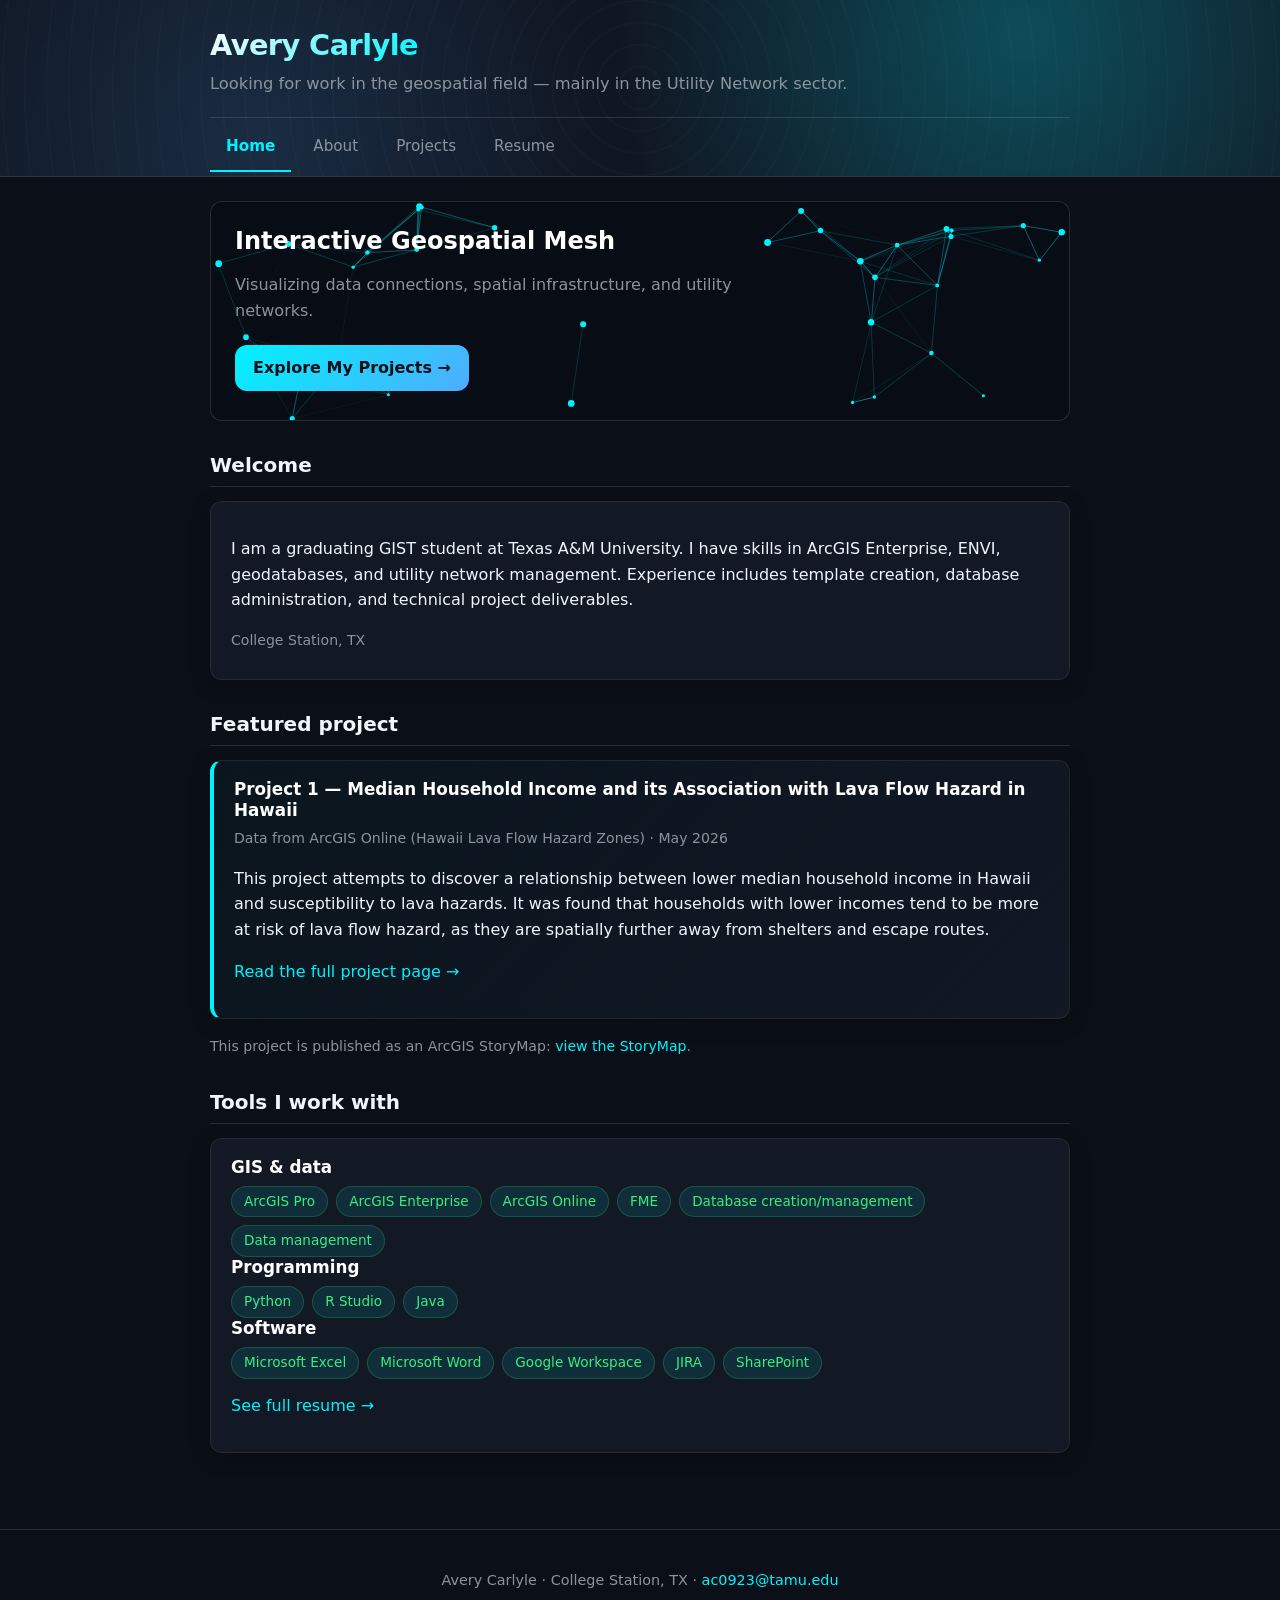
<file: index.html>
<!DOCTYPE html>
<html lang="en">
<head>
<meta charset="utf-8">
<meta name="viewport" content="width=device-width, initial-scale=1">
<title>Avery Carlyle — GIS Portfolio</title>
<meta name="description" content="Portfolio of Avery Carlyle, Geographic Information Science &amp; Technology student at Texas A&amp;M University.">
<link rel="stylesheet" href="style.css">
</head>
<body>

<a class="skip" href="#main">Skip to content</a>

<header class="site-header">
  <div class="wrap">
    <h1 class="site-title"><a href="index.html">Avery Carlyle</a></h1>
    <p class="tagline">Looking for work in the geospatial field — mainly in the Utility Network sector.</p>
    <nav aria-label="Main menu">
      <ul>
        <li><a href="index.html" aria-current="page">Home</a></li>
        <li><a href="about.html">About</a></li>
        <li><a href="projects.html">Projects</a></li>
        <li><a href="resume.html">Resume</a></li>
      </ul>
    </nav>
  </div>
</header>

<main id="main" class="wrap">

  <section id="hero-canvas-container">
    <canvas id="geoCanvas"></canvas>
    <div class="hero-text-overlay">
      <h2>Interactive Geospatial Mesh</h2>
      <p style="color: var(--muted); margin: 0 0 12px; max-width: 500px;">
        Visualizing data connections, spatial infrastructure, and utility networks.
      </p>
      <a class="btn" href="projects.html">Explore My Projects &rarr;</a>
    </div>
  </section>

  <section id="intro">
    <h2>Welcome</h2>
    <div class="card">
      <p>I am a graduating GIST student at Texas A&amp;M University. I have skills in ArcGIS Enterprise, ENVI,
      geodatabases, and utility network management. Experience includes template creation, database administration, and technical project deliverables.</p>
      <p class="card-meta">College Station, TX</p>
    </div>
  </section>

  <section id="featured">
    <h2>Featured project</h2>
    <div class="card featured">
      <h3>Project 1 — Median Household Income and its Association with Lava Flow Hazard in Hawaii</h3>
      <p class="card-meta">Data from ArcGIS Online (Hawaii Lava Flow Hazard Zones) &middot; May 2026</p>
      <p>This project attempts to discover a relationship between lower median household income in Hawaii and susceptibility to lava hazards. It was found that households with lower incomes tend to be more at risk of lava flow hazard, as they are spatially further away from shelters and escape routes.</p>
      <p>
        <a class="more" href="project-1.html">Read the full project page &rarr;</a>
      </p>
    </div>
    <p class="note">
      This project is published as an ArcGIS StoryMap:
      <a href="https://storymaps.arcgis.com/stories/2f87305682394788b83b5610e1193d41" target="_blank" rel="noopener">view the StoryMap</a>.
    </p>
  </section>

  <section id="skills-snapshot">
    <h2>Tools I work with</h2>
    <div class="card">
      <h3>GIS &amp; data</h3>
      <ul class="tags">
        <li>ArcGIS Pro</li>
        <li>ArcGIS Enterprise</li>
        <li>ArcGIS Online</li>
        <li>FME</li>
        <li>Database creation/management</li>
        <li>Data management</li>
      </ul>
      <h3>Programming</h3>
      <ul class="tags">
        <li>Python</li>
        <li>R Studio</li>
        <li>Java</li>
      </ul>
      <h3>Software</h3>
      <ul class="tags">
        <li>Microsoft Excel</li>
        <li>Microsoft Word</li>
        <li>Google Workspace</li>
        <li>JIRA</li>
        <li>SharePoint</li>
      </ul>
      <p style="margin-top: 14px;"><a href="resume.html">See full resume &rarr;</a></p>
    </div>
  </section>

</main>

<footer class="site-footer">
  <p>Avery Carlyle &middot; College Station, TX &middot;
    <a href="mailto:ac0923@tamu.edu">ac0923@tamu.edu</a></p>
</footer>

<script>
  /* Interactive Geospatial Node Network Animation */
  const canvas = document.getElementById('geoCanvas');
  const ctx = canvas.getContext('2d');

  function resizeCanvas() {
    canvas.width = canvas.offsetWidth;
    canvas.height = canvas.offsetHeight;
  }
  window.addEventListener('resize', resizeCanvas);
  resizeCanvas();

  const nodes = [];
  const nodeCount = 35;
  const maxDistance = 110;
  let mouse = { x: null, y: null };

  canvas.parentElement.addEventListener('mousemove', (e) => {
    const rect = canvas.getBoundingClientRect();
    mouse.x = e.clientX - rect.left;
    mouse.y = e.clientY - rect.top;
  });

  canvas.parentElement.addEventListener('mouseleave', () => {
    mouse.x = null;
    mouse.y = null;
  });

  for (let i = 0; i < nodeCount; i++) {
    nodes.push({
      x: Math.random() * canvas.width,
      y: Math.random() * canvas.height,
      vx: (Math.random() - 0.5) * 0.8,
      vy: (Math.random() - 0.5) * 0.8,
      radius: Math.random() * 2 + 1.5
    });
  }

  function animate() {
    ctx.clearRect(0, 0, canvas.width, canvas.height);

    for (let i = 0; i < nodes.length; i++) {
      let n = nodes[i];
      n.x += n.vx;
      n.y += n.vy;

      if (n.x < 0 || n.x > canvas.width) n.vx *= -1;
      if (n.y < 0 || n.y > canvas.height) n.vy *= -1;

      ctx.beginPath();
      ctx.arc(n.x, n.y, n.radius, 0, Math.PI * 2);
      ctx.fillStyle = '#00f2fe';
      ctx.fill();

      for (let j = i + 1; j < nodes.length; j++) {
        let n2 = nodes[j];
        let dx = n.x - n2.x;
        let dy = n.y - n2.y;
        let dist = Math.sqrt(dx * dx + dy * dy);

        if (dist < maxDistance) {
          ctx.beginPath();
          ctx.moveTo(n.x, n.y);
          ctx.lineTo(n2.x, n2.y);
          ctx.strokeStyle = `rgba(0, 242, 254, ${1 - dist / maxDistance})`;
          ctx.lineWidth = 0.6;
          ctx.stroke();
        }
      }

      if (mouse.x !== null && mouse.y !== null) {
        let mdx = n.x - mouse.x;
        let mdy = n.y - mouse.y;
        let mdist = Math.sqrt(mdx * mdx + mdy * mdy);
        if (mdist < 130) {
          ctx.beginPath();
          ctx.moveTo(n.x, n.y);
          ctx.lineTo(mouse.x, mouse.y);
          ctx.strokeStyle = `rgba(56, 239, 125, ${1 - mdist / 130})`;
          ctx.lineWidth = 1;
          ctx.stroke();
        }
      }
    }
    requestAnimationFrame(animate);
  }
  animate();
</script>

</body>
</html>
</file>
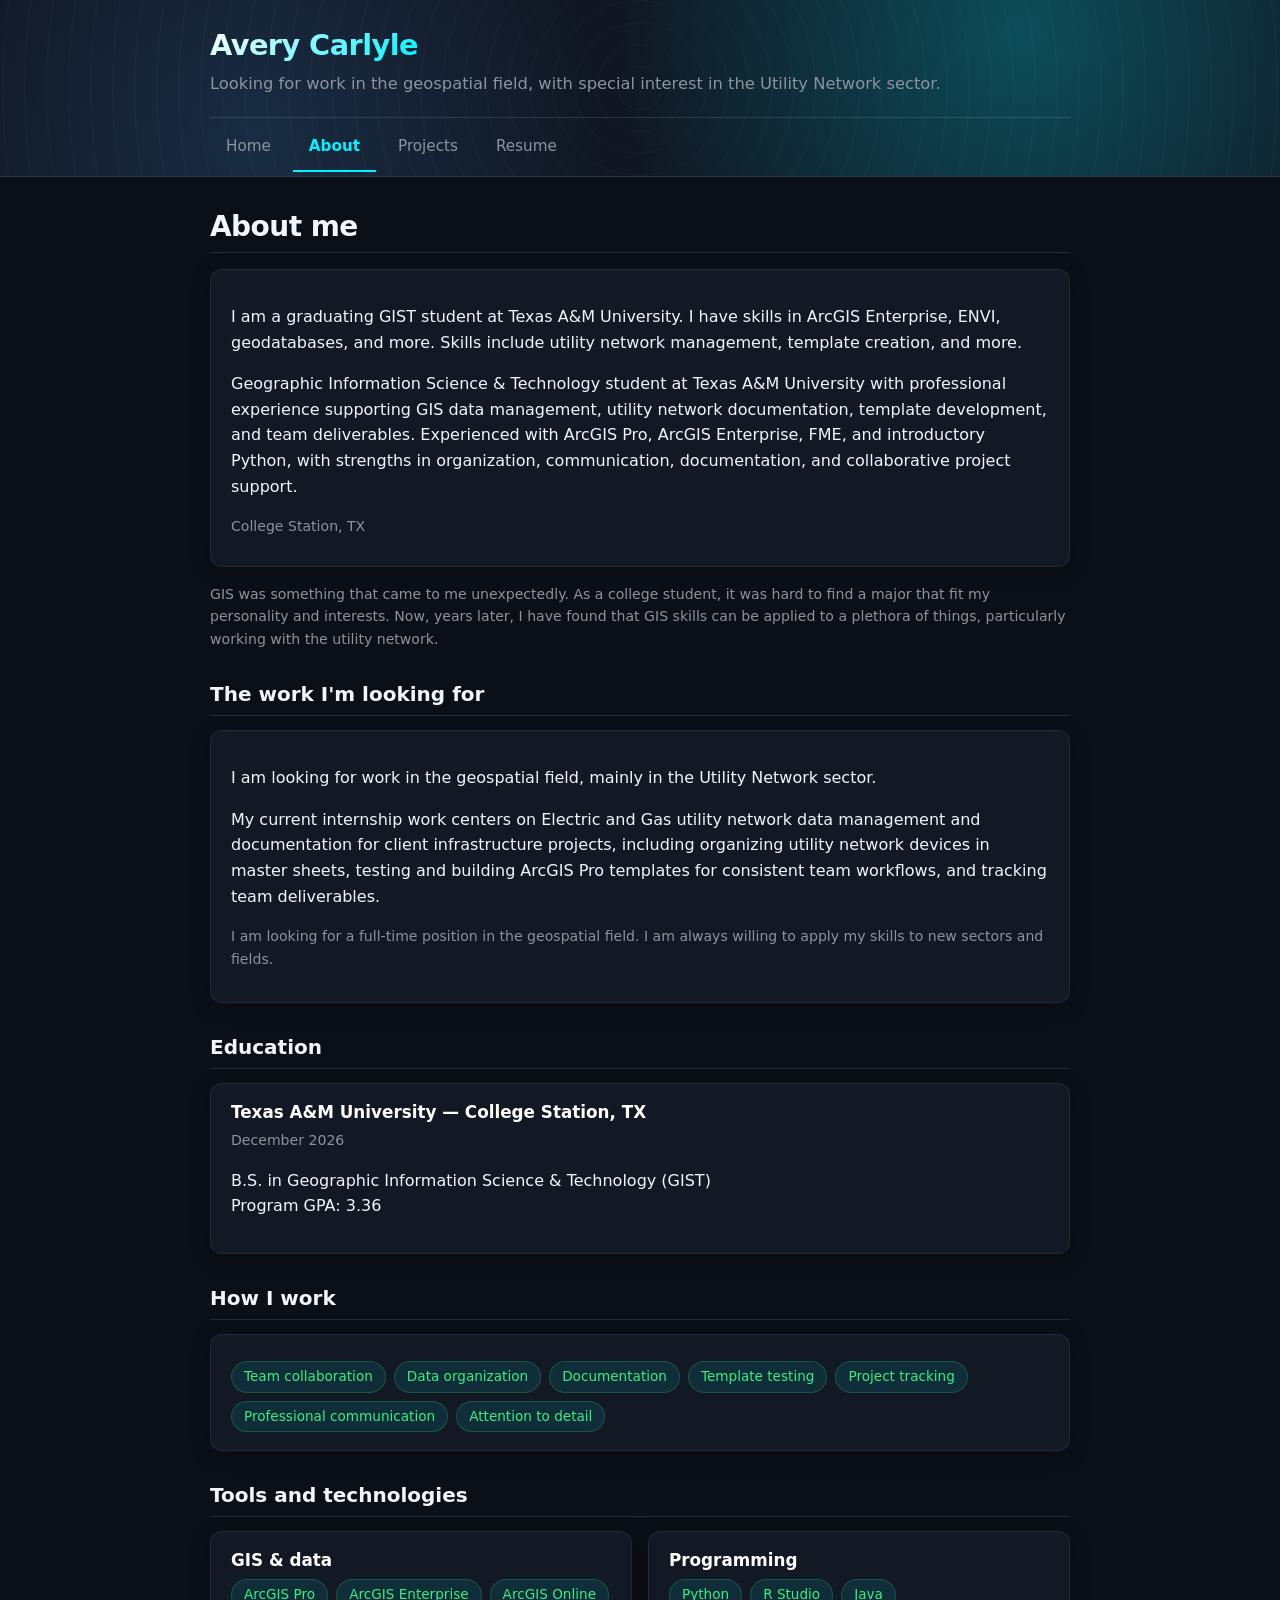
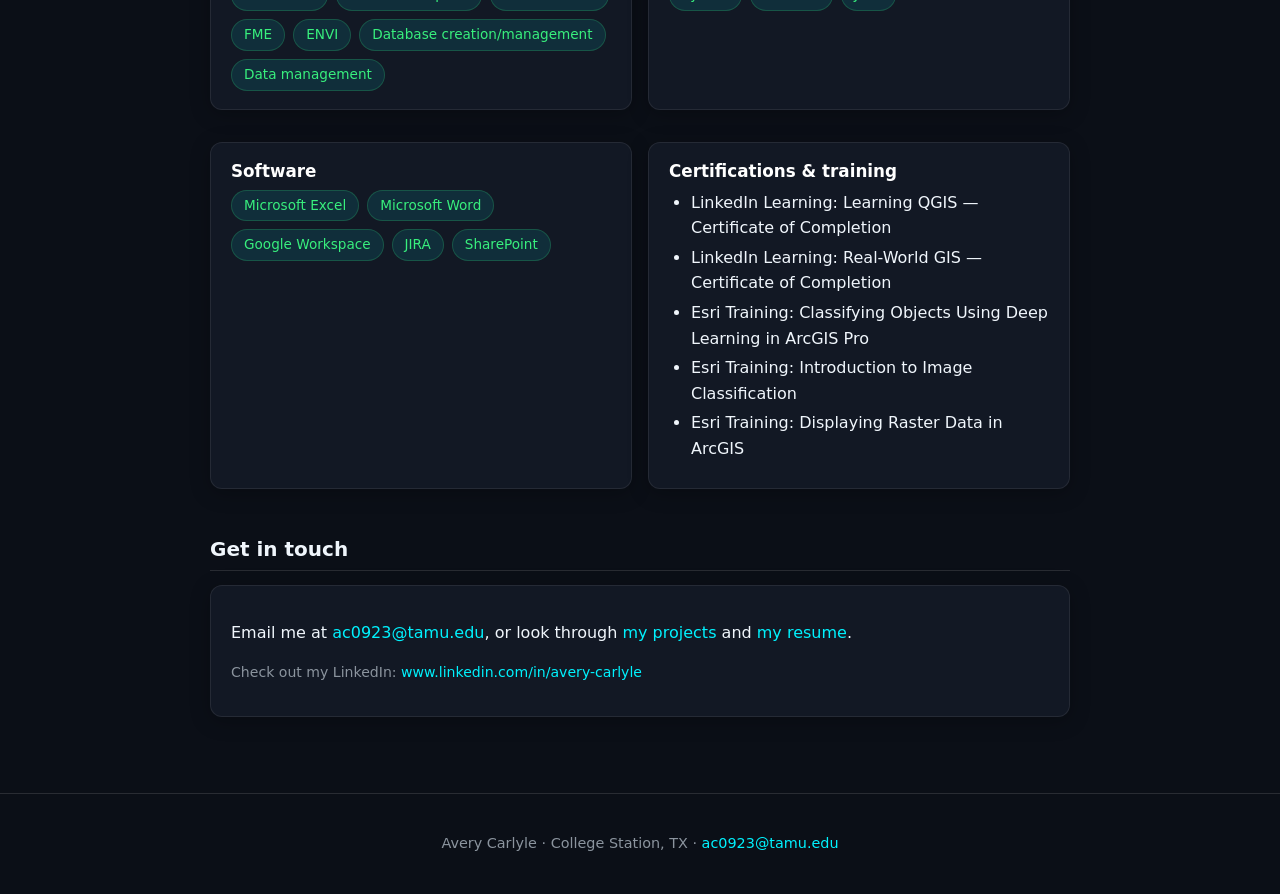
<file: about.html>
<!DOCTYPE html>
<html lang="en">
<head>
<meta charset="utf-8">
<meta name="viewport" content="width=device-width, initial-scale=1">
<title>About — Avery Carlyle</title>
<meta name="description" content="About Avery Carlyle, Geographic Information Science &amp; Technology student at Texas A&amp;M University, and the geospatial work she is looking for.">
<link rel="stylesheet" href="style.css">
</head>
<body>

<a class="skip" href="#main">Skip to content</a>

<header class="site-header">
  <div class="wrap">
    <h1 class="site-title"><a href="index.html">Avery Carlyle</a></h1>
    <p class="tagline">Looking for work in the geospatial field, with special interest in the Utility Network sector.</p>
    <nav aria-label="Main menu">
      <ul>
        <li><a href="index.html">Home</a></li>
        <li><a href="about.html" aria-current="page">About</a></li>
        <li><a href="projects.html">Projects</a></li>
        <li><a href="resume.html">Resume</a></li>
      </ul>
    </nav>
  </div>
</header>

<main id="main" class="wrap">

  <h2 class="page-title">About me</h2>

  <section id="profile">
    <div class="card">
      <p>I am a graduating GIST student at Texas A&amp;M University. I have skills in ArcGIS Enterprise, ENVI,
      geodatabases, and more. Skills include utility network management, template creation, and more.</p>
      <p>Geographic Information Science &amp; Technology student at Texas A&amp;M University with professional
      experience supporting GIS data management, utility network documentation, template development, and team
      deliverables. Experienced with ArcGIS Pro, ArcGIS Enterprise, FME, and introductory Python, with strengths
      in organization, communication, documentation, and collaborative project support.</p>
      <p class="card-meta">College Station, TX</p>
    </div>
    <p class="note"><span class="add">GIS was something that came to me unexpectedly. As a college student, it was hard to find a major that fit my personality and interests. Now, years later, I have found that GIS skills can be applied to a plethora of things, particularly working with the utility network.</span></p>
  </section>

  <section id="looking-for">
    <h2>The work I'm looking for</h2>
    <div class="card">
      <p>I am looking for work in the geospatial field, mainly in the Utility Network sector.</p>
      <p>My current internship work centers on Electric and Gas utility network data management and
      documentation for client infrastructure projects, including organizing utility network devices in
      master sheets, testing and building ArcGIS Pro templates for consistent team workflows, and tracking
      team deliverables.</p>
      <p class="note"><span class="add">I am looking for a full-time position in the geospatial field. I am always willing to apply my skills to new sectors and fields.</span></p>
    </div>
  </section>

  <section id="education">
    <h2>Education</h2>
    <div class="card">
      <h3>Texas A&amp;M University — College Station, TX</h3>
      <p class="card-meta">December 2026</p>
      <p>B.S. in Geographic Information Science &amp; Technology (GIST)<br>
      Program GPA: 3.36</p>
    </div>
  </section>

  <section id="strengths">
    <h2>How I work</h2>
    <div class="card">
      <ul class="tags">
        <li>Team collaboration</li>
        <li>Data organization</li>
        <li>Documentation</li>
        <li>Template testing</li>
        <li>Project tracking</li>
        <li>Professional communication</li>
        <li>Attention to detail</li>
      </ul>
    </div>
  </section>

  <section id="tools">
    <h2>Tools and technologies</h2>
    <div class="card-grid">
      <div class="card">
        <h3>GIS &amp; data</h3>
        <ul class="tags">
          <li>ArcGIS Pro</li>
          <li>ArcGIS Enterprise</li>
          <li>ArcGIS Online</li>
          <li>FME</li>
          <li>ENVI</li>
          <li>Database creation/management</li>
          <li>Data management</li>
        </ul>
      </div>
      <div class="card">
        <h3>Programming</h3>
        <ul class="tags">
          <li>Python</li>
          <li>R Studio</li>
          <li>Java</li>
        </ul>
      </div>
      <div class="card">
        <h3>Software</h3>
        <ul class="tags">
          <li>Microsoft Excel</li>
          <li>Microsoft Word</li>
          <li>Google Workspace</li>
          <li>JIRA</li>
          <li>SharePoint</li>
        </ul>
      </div>
      <div class="card">
        <h3>Certifications &amp; training</h3>
        <ul>
          <li>LinkedIn Learning: Learning QGIS — Certificate of Completion</li>
          <li>LinkedIn Learning: Real-World GIS — Certificate of Completion</li>
          <li>Esri Training: Classifying Objects Using Deep Learning in ArcGIS Pro</li>
          <li>Esri Training: Introduction to Image Classification</li>
          <li>Esri Training: Displaying Raster Data in ArcGIS</li>
        </ul>
      </div>
    </div>
  </section>

  <section id="next-steps">
    <h2>Get in touch</h2>
    <div class="card">
      <p>Email me at <a href="mailto:ac0923@tamu.edu">ac0923@tamu.edu</a>, or look through
      <a href="projects.html">my projects</a> and <a href="resume.html">my resume</a>.</p>
      <p class="note"><span class="add">Check out my LinkedIn: <a href="https://www.linkedin.com/in/avery-carlyle" target="_blank" rel="noopener">www.linkedin.com/in/avery-carlyle</a></span></p>
    </div>
  </section>

</main>

<footer class="site-footer">
  <p>Avery Carlyle &middot; College Station, TX &middot;
    <a href="mailto:ac0923@tamu.edu">ac0923@tamu.edu</a></p>
</footer>

</body>
</html>
</file>
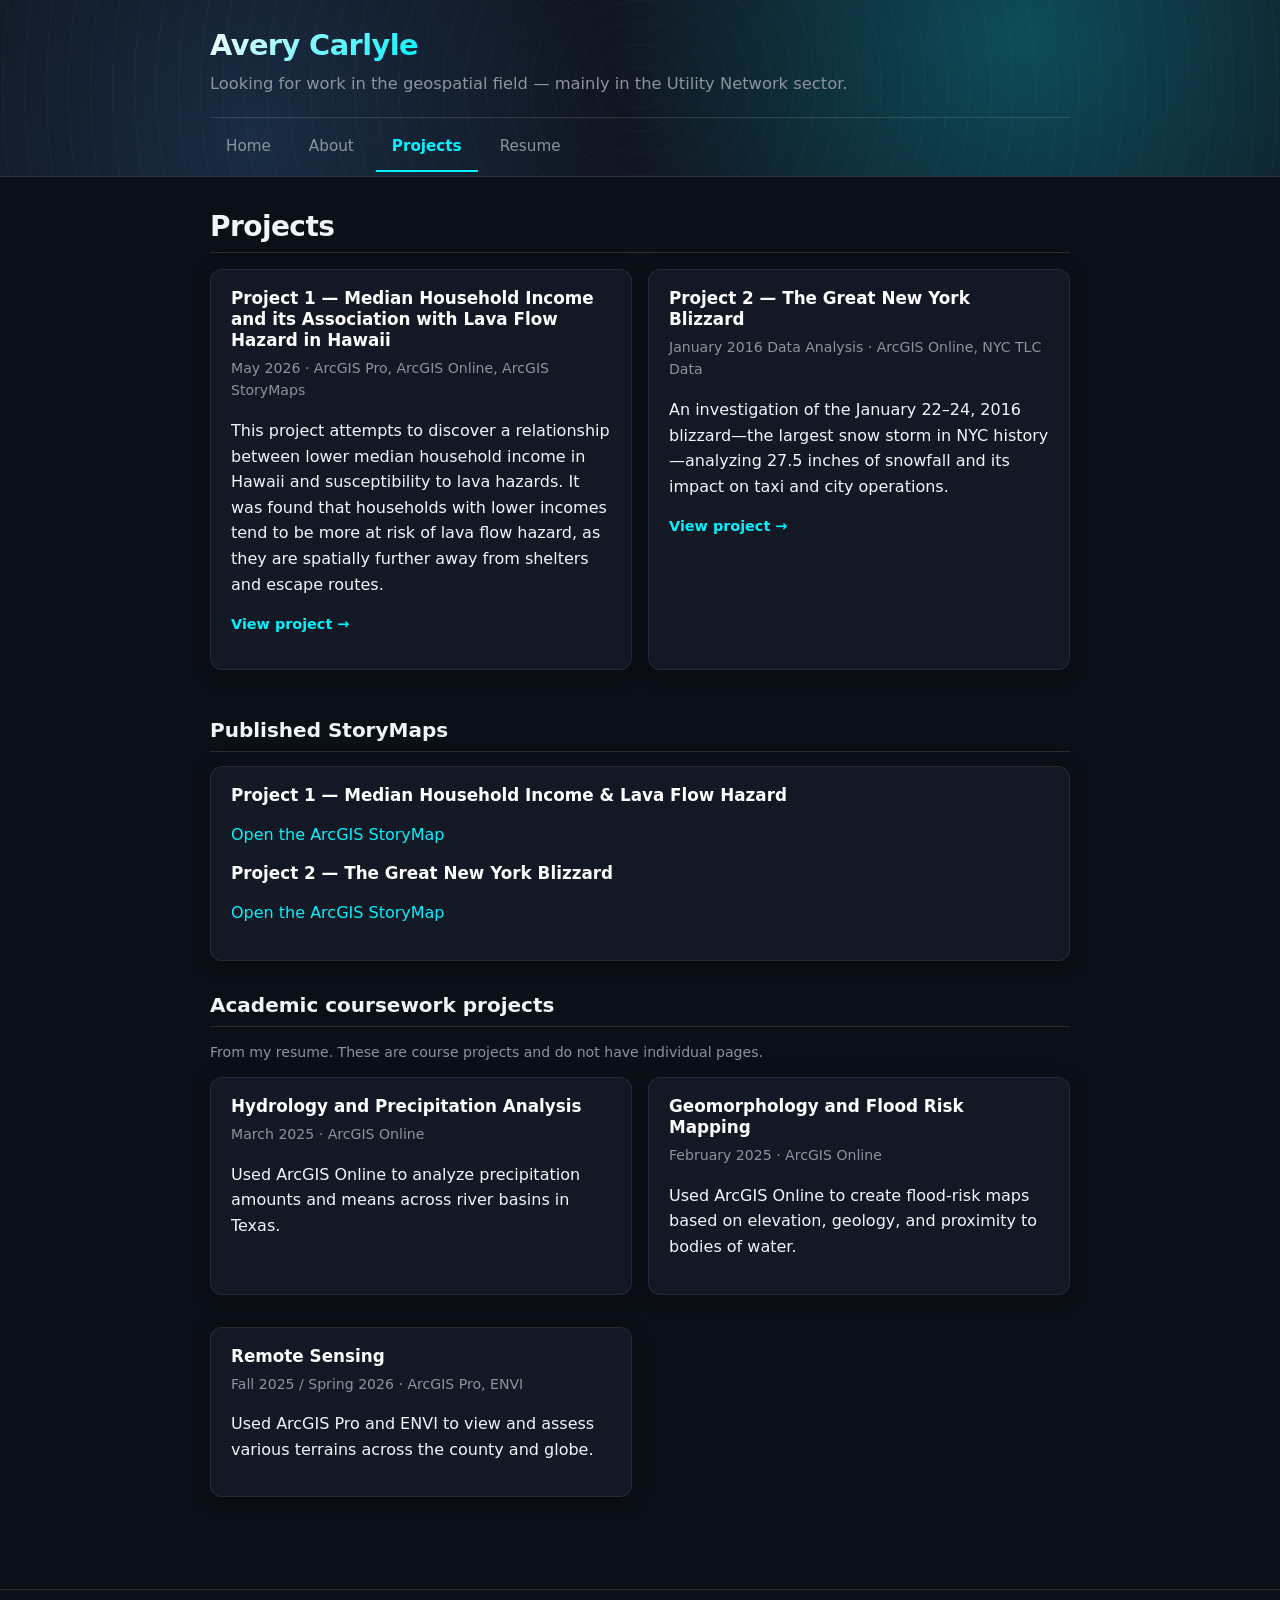
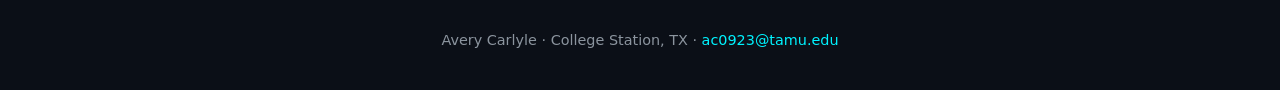
<file: projects.html>
<!DOCTYPE html>
<html lang="en">
<head>
<meta charset="utf-8">
<meta name="viewport" content="width=device-width, initial-scale=1">
<title>Projects — Avery Carlyle</title>
<meta name="description" content="GIS and geospatial projects by Avery Carlyle, GIST student at Texas A&amp;M University.">
<link rel="stylesheet" href="style.css">
</head>
<body>

<a class="skip" href="#main">Skip to content</a>

<header class="site-header">
  <div class="wrap">
    <h1 class="site-title"><a href="index.html">Avery Carlyle</a></h1>
    <p class="tagline">Looking for work in the geospatial field — mainly in the Utility Network sector.</p>
    <nav aria-label="Main menu">
      <ul>
        <li><a href="index.html">Home</a></li>
        <li><a href="about.html">About</a></li>
        <li><a href="projects.html" aria-current="page">Projects</a></li>
        <li><a href="resume.html">Resume</a></li>
      </ul>
    </nav>
  </div>
</header>

<main id="main" class="wrap">

  <h2 class="page-title">Projects</h2>

  <section id="project-list">
    <div class="card-grid">

      <a class="card card-link" href="project-1.html">
        <h3>Project 1 — <span class="add">Median Household Income and its Association with Lava Flow Hazard in Hawaii</span></h3>
        <p class="card-meta"><span class="add">May 2026 &middot; ArcGIS Pro, ArcGIS Online, ArcGIS StoryMaps</span></p>
        <p><span class="add">This project attempts to discover a relationship between lower median household income in Hawaii and susceptibility to lava hazards. It was found that households with lower incomes tend to be more at risk of lava flow hazard, as they are spatially further away from shelters and escape routes.</span></p>
        <p class="more">View project &rarr;</p>
      </a>

      <a class="card card-link" href="project-2.html">
        <h3>Project 2 — <span class="add">The Great New York Blizzard</span></h3>
        <p class="card-meta"><span class="add">January 2016 Data Analysis &middot; ArcGIS Online, NYC TLC Data</span></p>
        <p><span class="add">An investigation of the January 22–24, 2016 blizzard—the largest snow storm in NYC history—analyzing 27.5 inches of snowfall and its impact on taxi and city operations.</span></p>
        <p class="more">View project &rarr;</p>
      </a>

    </div>
  </section>

  <section id="storymap-links">
    <h2>Published StoryMaps</h2>
    <div class="card">
      <h3>Project 1 — Median Household Income &amp; Lava Flow Hazard</h3>
      <p><a href="https://storymaps.arcgis.com/stories/2f87305682394788b83b5610e1193d41" target="_blank" rel="noopener">
        Open the ArcGIS StoryMap</a></p>

      <h3>Project 2 — The Great New York Blizzard</h3>
      <p><a href="https://storymaps.arcgis.com/stories/cb413f28209046e5a13b0af44d702662" target="_blank" rel="noopener">
        Open the ArcGIS StoryMap</a></p>
    </div>
  </section>

  <section id="coursework">
    <h2>Academic coursework projects</h2>
    <p class="note">From my resume. These are course projects and do not have individual pages.</p>
    <div class="card-grid">

      <div class="card">
        <h3>Hydrology and Precipitation Analysis</h3>
        <p class="card-meta">March 2025 &middot; ArcGIS Online</p>
        <p>Used ArcGIS Online to analyze precipitation amounts and means across river basins in Texas.</p>
      </div>

      <div class="card">
        <h3>Geomorphology and Flood Risk Mapping</h3>
        <p class="card-meta">February 2025 &middot; ArcGIS Online</p>
        <p>Used ArcGIS Online to create flood-risk maps based on elevation, geology, and proximity to
        bodies of water.</p>
      </div>

      <div class="card">
        <h3>Remote Sensing</h3>
        <p class="card-meta">Fall 2025 / Spring 2026 &middot; ArcGIS Pro, ENVI</p>
        <p>Used ArcGIS Pro and ENVI to view and assess various terrains across the county and globe.</p>
      </div>

    </div>
  </section>

</main>

<footer class="site-footer">
  <p>Avery Carlyle &middot; College Station, TX &middot;
    <a href="mailto:ac0923@tamu.edu">ac0923@tamu.edu</a></p>
</footer>

</body>
</html>
</file>
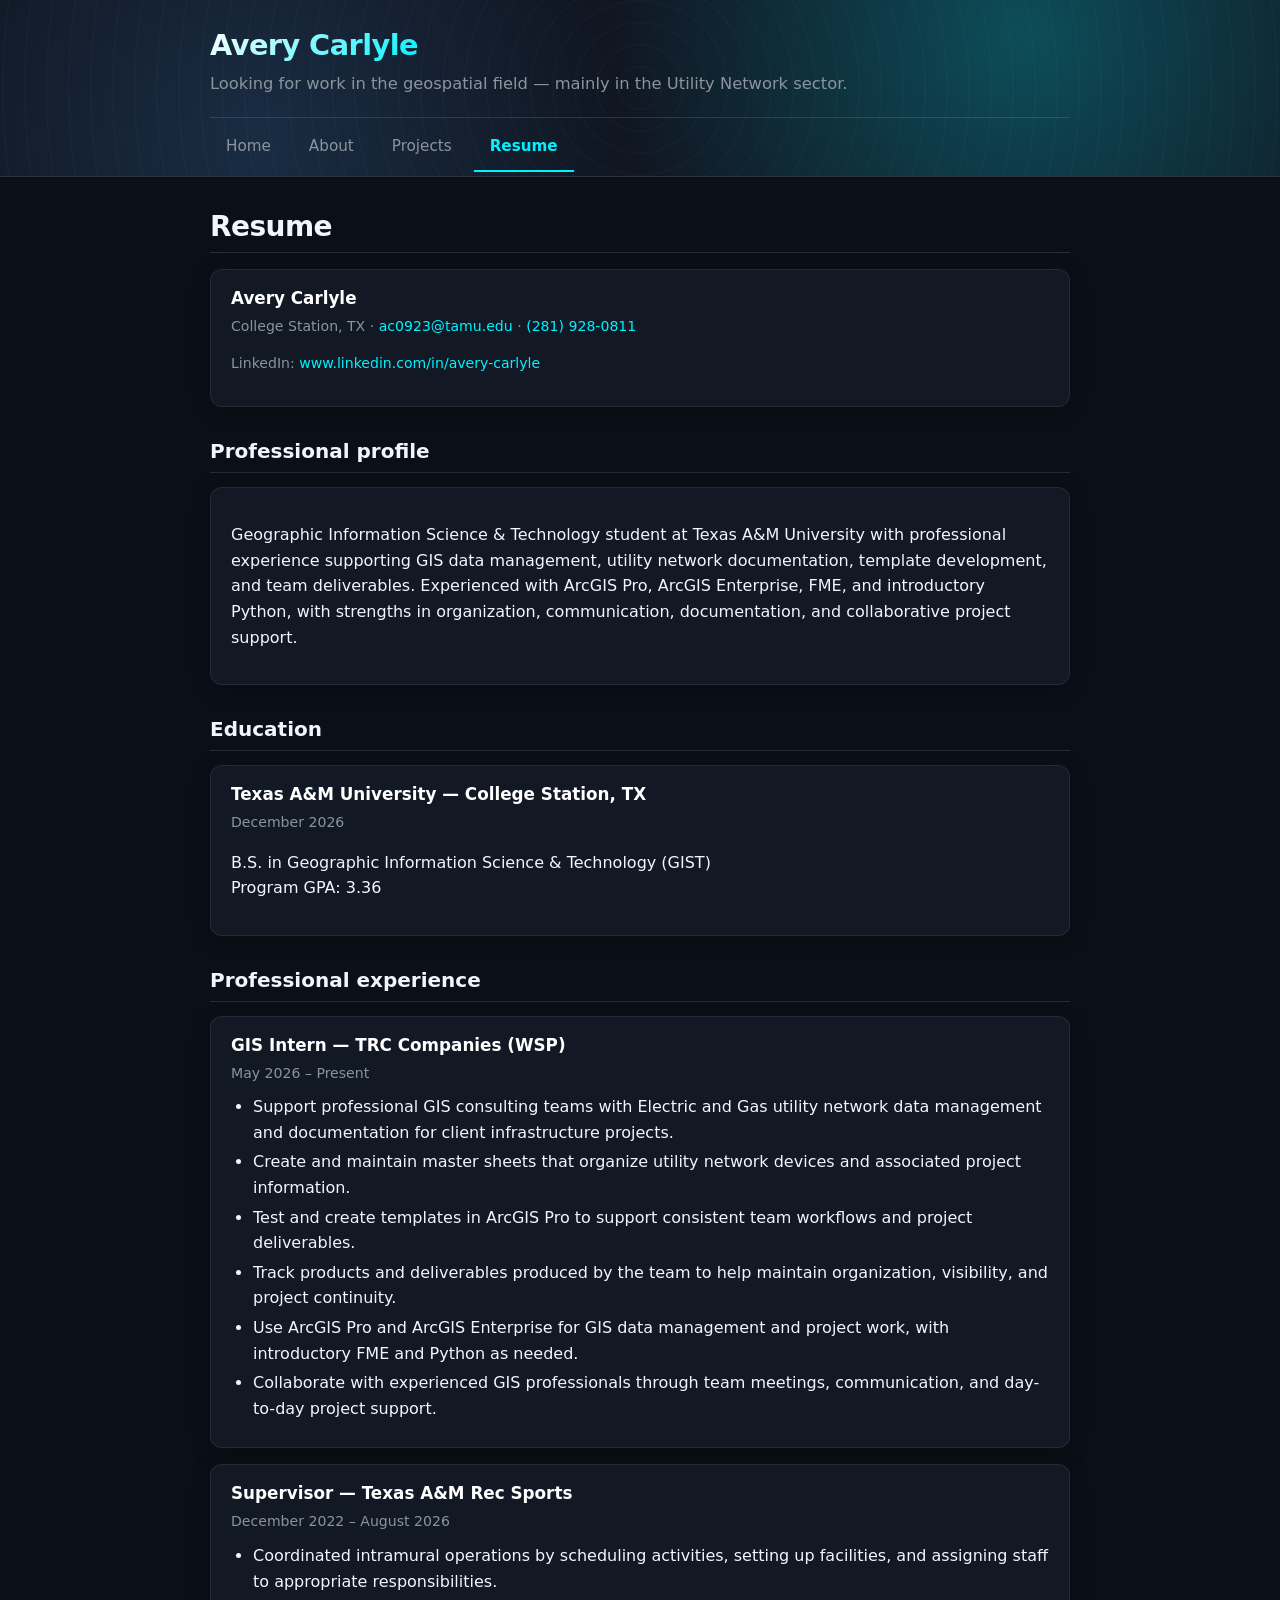
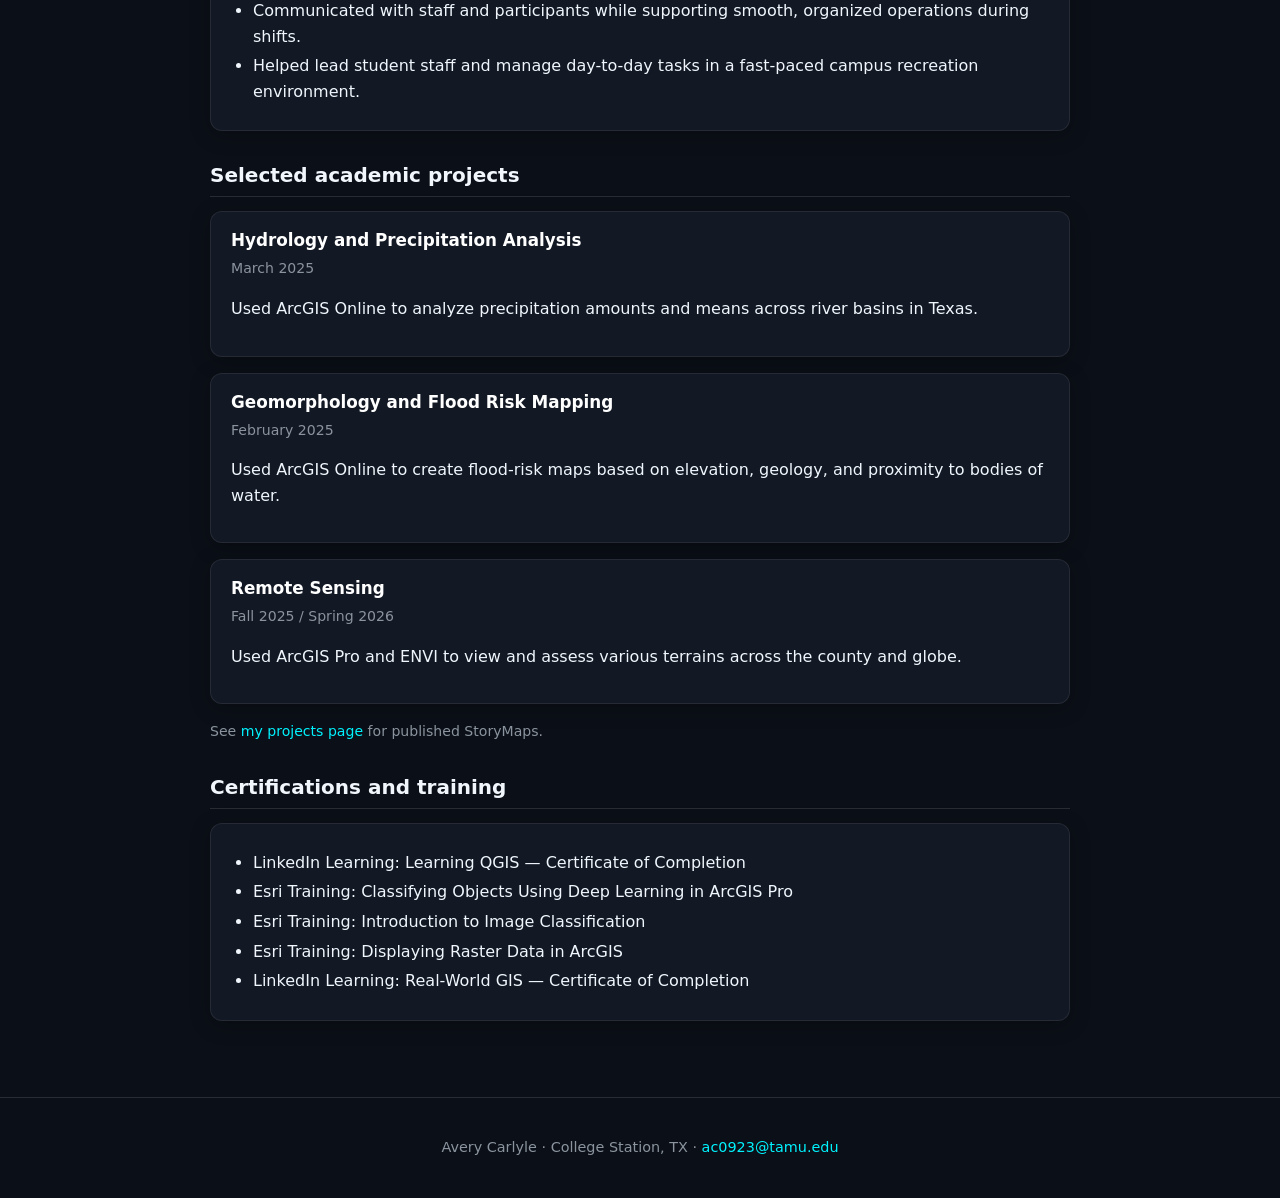
<file: resume.html>
<!DOCTYPE html>
<html lang="en">
<head>
<meta charset="utf-8">
<meta name="viewport" content="width=device-width, initial-scale=1">
<title>Resume — Avery Carlyle</title>
<meta name="description" content="Resume of Avery Carlyle, Geographic Information Science &amp; Technology student at Texas A&amp;M University.">
<link rel="stylesheet" href="style.css">
</head>
<body>

<a class="skip" href="#main">Skip to content</a>

<header class="site-header">
  <div class="wrap">
    <h1 class="site-title"><a href="index.html">Avery Carlyle</a></h1>
    <p class="tagline">Looking for work in the geospatial field — mainly in the Utility Network sector.</p>
    <nav aria-label="Main menu">
      <ul>
        <li><a href="index.html">Home</a></li>
        <li><a href="about.html">About</a></li>
        <li><a href="projects.html">Projects</a></li>
        <li><a href="resume.html" aria-current="page">Resume</a></li>
      </ul>
    </nav>
  </div>
</header>

<main id="main" class="wrap">

  <h2 class="page-title">Resume</h2>

  <section id="contact-header">
    <div class="card">
      <h3>Avery Carlyle</h3>
      <p class="card-meta">College Station, TX &middot;
        <a href="mailto:ac0923@tamu.edu">ac0923@tamu.edu</a> &middot;
        <a href="tel:2819280811">(281) 928-0811</a></p>
      <p class="note">LinkedIn: <a href="https://www.linkedin.com/in/avery-carlyle" target="_blank" rel="noopener">www.linkedin.com/in/avery-carlyle</a></p>
    </div>
  </section>

  <section id="profile">
    <h2>Professional profile</h2>
    <div class="card">
      <p>Geographic Information Science &amp; Technology student at Texas A&amp;M University with
      professional experience supporting GIS data management, utility network documentation, template
      development, and team deliverables. Experienced with ArcGIS Pro, ArcGIS Enterprise, FME, and
      introductory Python, with strengths in organization, communication, documentation, and
      collaborative project support.</p>
    </div>
  </section>

  <section id="education">
    <h2>Education</h2>
    <div class="card">
      <h3>Texas A&amp;M University — College Station, TX</h3>
      <p class="card-meta">December 2026</p>
      <p>B.S. in Geographic Information Science &amp; Technology (GIST)<br>
      Program GPA: 3.36</p>
    </div>
  </section>

  <section id="experience">
    <h2>Professional experience</h2>

    <div class="card">
      <h3>GIS Intern — TRC Companies (WSP)</h3>
      <p class="card-meta">May 2026 – Present</p>
      <ul>
        <li>Support professional GIS consulting teams with Electric and Gas utility network data
        management and documentation for client infrastructure projects.</li>
        <li>Create and maintain master sheets that organize utility network devices and associated
        project information.</li>
        <li>Test and create templates in ArcGIS Pro to support consistent team workflows and project
        deliverables.</li>
        <li>Track products and deliverables produced by the team to help maintain organization,
        visibility, and project continuity.</li>
        <li>Use ArcGIS Pro and ArcGIS Enterprise for GIS data management and project work, with
        introductory FME and Python as needed.</li>
        <li>Collaborate with experienced GIS professionals through team meetings, communication, and
        day-to-day project support.</li>
      </ul>
    </div>

    <div class="card">
      <h3>Supervisor — Texas A&amp;M Rec Sports</h3>
      <p class="card-meta">December 2022 – August 2026</p>
      <ul>
        <li>Coordinated intramural operations by scheduling activities, setting up facilities, and
        assigning staff to appropriate responsibilities.</li>
        <li>Communicated with staff and participants while supporting smooth, organized operations
        during shifts.</li>
        <li>Helped lead student staff and manage day-to-day tasks in a fast-paced campus recreation
        environment.</li>
      </ul>
    </div>
  </section>

  <section id="academic-projects">
    <h2>Selected academic projects</h2>

    <div class="card">
      <h3>Hydrology and Precipitation Analysis</h3>
      <p class="card-meta">March 2025</p>
      <p>Used ArcGIS Online to analyze precipitation amounts and means across river basins in Texas.</p>
    </div>

    <div class="card">
      <h3>Geomorphology and Flood Risk Mapping</h3>
      <p class="card-meta">February 2025</p>
      <p>Used ArcGIS Online to create flood-risk maps based on elevation, geology, and proximity to
      bodies of water.</p>
    </div>

    <div class="card">
      <h3>Remote Sensing</h3>
      <p class="card-meta">Fall 2025 / Spring 2026</p>
      <p>Used ArcGIS Pro and ENVI to view and assess various terrains across the county and globe.</p>
    </div>

    <p class="note">See <a href="projects.html">my projects page</a> for published StoryMaps.</p>
  </section>

  <section id="certifications">
    <h2>Certifications and training</h2>
    <div class="card">
      <ul>
        <li>LinkedIn Learning: Learning QGIS — Certificate of Completion</li>
        <li>Esri Training: Classifying Objects Using Deep Learning in ArcGIS Pro</li>
        <li>Esri Training: Introduction to Image Classification</li>
        <li>Esri Training: Displaying Raster Data in ArcGIS</li>
        <li>LinkedIn Learning: Real-World GIS — Certificate of Completion</li>
      </ul>
    </div>
  </section>

</main>

<footer class="site-footer">
  <p>Avery Carlyle &middot; College Station, TX &middot;
    <a href="mailto:ac0923@tamu.edu">ac0923@tamu.edu</a></p>
</footer>

</body>
</html>
</file>
<file: style.css>
/* style.css — Shared by every page
   Avery Carlyle Portfolio — Sleek Tech & Geospatial Theme */

:root {
  --bg: #0b0f17;
  --card: #121824;
  --card-border: rgba(255, 255, 255, 0.08);
  --ink: #f0f6fc;
  --muted: #8b949e;
  --line: rgba(255, 255, 255, 0.12);
  --accent: #00f2fe;
  --accent-glow: rgba(0, 242, 254, 0.25);
  --accent-dark: #4facfe;
  --header-bg: #101622;
  --tag-bg: rgba(0, 242, 254, 0.1);
  --tag-text: #38ef7d;
  --radius: 12px;
  --wrap: 900px;
}

* { box-sizing: border-box; }

html { -webkit-text-size-adjust: 100%; }

body {
  margin: 0;
  font: 16px/1.6 system-ui, -apple-system, "Segoe UI", Roboto, Helvetica, Arial, sans-serif;
  color: var(--ink);
  background: var(--bg);
}

/* ---------- Layout ---------- */
.wrap {
  max-width: var(--wrap);
  margin: 0 auto;
  padding: 24px 20px;
}

section { margin-bottom: 32px; }

/* ---------- Header & Nav ---------- */
.site-header {
  position: relative;
  background: var(--header-bg);
  color: #fff;
  padding: 28px 0 0;
  border-bottom: 1px solid var(--line);
  overflow: hidden;
}

/* Topographic Contour Pattern overlay */
.site-header::before {
  content: "";
  position: absolute;
  inset: 0;
  background-image: 
    radial-gradient(circle at 80% 20%, var(--accent-glow) 0%, transparent 40%),
    radial-gradient(circle at 20% 80%, rgba(79, 172, 254, 0.15) 0%, transparent 35%),
    repeating-radial-gradient(circle at 50% 50%, transparent 0, transparent 20px, rgba(255, 255, 255, 0.02) 21px, rgba(255, 255, 255, 0.02) 22px);
  pointer-events: none;
}

.site-header .wrap {
  position: relative;
  z-index: 2;
  padding-top: 0;
  padding-bottom: 0;
}

.site-title {
  margin: 0;
  font-size: 1.8rem;
  font-weight: 700;
  line-height: 1.2;
  letter-spacing: -0.02em;
}

.site-title a {
  color: #fff;
  text-decoration: none;
  background: linear-gradient(135deg, #ffffff 0%, var(--accent) 100%);
  -webkit-background-clip: text;
  -webkit-text-fill-color: transparent;
}

.tagline {
  margin: 8px 0 0;
  color: var(--muted);
  font-size: 1.02rem;
}

nav {
  margin-top: 20px;
  border-top: 1px solid var(--line);
}

nav ul {
  display: flex;
  flex-wrap: wrap;
  gap: 6px;
  list-style: none;
  margin: 0;
  padding: 0;
}

nav a {
  display: block;
  color: var(--muted);
  text-decoration: none;
  padding: 12px 16px;
  font-size: 0.95rem;
  font-weight: 500;
  border-bottom: 2px solid transparent;
  transition: all 0.2s ease;
}

nav a:hover, nav a:focus {
  color: #fff;
  background: rgba(255, 255, 255, 0.03);
}

nav a[aria-current="page"] {
  color: var(--accent);
  border-bottom-color: var(--accent);
  font-weight: 600;
}

/* ---------- Headings ---------- */
h1, h2, h3 { line-height: 1.25; }

.page-title {
  font-size: 1.75rem;
  margin: 8px 0 16px;
  letter-spacing: -0.02em;
}

h2 {
  font-size: 1.25rem;
  margin: 32px 0 14px;
  padding-bottom: 8px;
  border-bottom: 1px solid var(--line);
  color: var(--ink);
}

h3 {
  font-size: 1.05rem;
  margin: 16px 0 6px;
  color: #fff;
}

/* ---------- Cards ---------- */
.card {
  background: var(--card);
  border: 1px solid var(--card-border);
  border-radius: var(--radius);
  padding: 18px 20px;
  margin-bottom: 16px;
  backdrop-filter: blur(8px);
  box-shadow: 0 4px 20px rgba(0, 0, 0, 0.25);
}

.card h3 { margin-top: 0; }

.card-meta {
  font-size: 0.88rem;
  color: var(--muted);
  margin: 0 0 10px;
}

.card-grid {
  display: grid;
  gap: 16px;
  grid-template-columns: 1fr;
}

@media(min-width: 620px) {
  .card-grid { grid-template-columns: 1fr 1fr; }
}

/* Clickable Project Card */
.card-link {
  display: block;
  text-decoration: none;
  color: inherit;
  transition: all 0.25s ease;
}

.card-link:hover, .card-link:focus {
  border-color: var(--accent);
  transform: translateY(-3px);
  box-shadow: 0 8px 24px rgba(0, 242, 254, 0.15);
}

.card-link .more {
  color: var(--accent);
  font-weight: 600;
  font-size: 0.9rem;
}

/* Featured Block on Home Page */
.featured {
  border-left: 4px solid var(--accent);
  background: linear-gradient(135deg, rgba(0, 242, 254, 0.03) 0%, var(--card) 100%);
}

/* ---------- Canvas Interactive Hero Banner ---------- */
#hero-canvas-container {
  position: relative;
  width: 100%;
  height: 220px;
  background: #080c14;
  border: 1px solid var(--line);
  border-radius: var(--radius);
  overflow: hidden;
  margin-bottom: 20px;
}

#hero-canvas-container canvas {
  position: absolute;
  inset: 0;
  width: 100%;
  height: 100%;
}

.hero-text-overlay {
  position: relative;
  z-index: 2;
  padding: 24px;
  pointer-events: none;
}

.hero-text-overlay h2 {
  border-bottom: none;
  margin: 0 0 8px;
  font-size: 1.5rem;
  color: #fff;
}

/* ---------- Lists & Typography ---------- */
ul, ol { margin: 8px 0; padding-left: 22px; }
li { margin: 4px 0; }

/* ---------- Links & Buttons ---------- */
a {
  color: var(--accent);
  text-decoration: none;
  transition: color 0.2s ease;
}

a:hover { color: var(--accent-dark); text-decoration: underline; }

.btn {
  display: inline-block;
  background: linear-gradient(135deg, var(--accent) 0%, var(--accent-dark) 100%);
  color: #0b0f17;
  font-weight: 600;
  padding: 10px 18px;
  border-radius: var(--radius);
  margin-top: 10px;
  transition: all 0.2s ease;
  pointer-events: auto;
}

.btn:hover, .btn:focus {
  box-shadow: 0 0 15px var(--accent-glow);
  text-decoration: none;
  transform: translateY(-1px);
}

/* ---------- Map & Media ---------- */
.map {
  height: 340px;
  border: 1px solid var(--line);
  border-radius: var(--radius);
  margin-top: 14px;
}

figure { margin: 16px 0; }
figure img {
  max-width: 100%;
  height: auto;
  border: 1px solid var(--line);
  border-radius: var(--radius);
  display: block;
}

figcaption {
  font-size: 0.88rem;
  color: var(--muted);
  margin-top: 8px;
}

.frame {
  position: relative;
  padding-top: 70%;
  margin-top: 14px;
}

.frame iframe {
  position: absolute;
  inset: 0;
  width: 100%;
  height: 100%;
  border: 1px solid var(--line);
  border-radius: var(--radius);
}

/* ---------- Skill Tags ---------- */
.tags {
  display: flex;
  flex-wrap: wrap;
  gap: 8px;
  list-style: none;
  margin: 8px 0 0;
  padding: 0;
}

.tags li {
  background: var(--tag-bg);
  color: var(--tag-text);
  border: 1px solid rgba(56, 239, 125, 0.2);
  border-radius: 20px;
  padding: 4px 12px;
  font-size: 0.85rem;
  margin: 0;
}

/* ---------- Helpers & Footer ---------- */
.note { font-size: 0.88rem; color: var(--muted); }

.skip { position: absolute; left: -9999px; }
.skip:focus {
  left: 8px;
  top: 8px;
  background: var(--card);
  color: var(--ink);
  padding: 8px;
  z-index: 10;
  border-radius: 4px;
}

.site-footer {
  border-top: 1px solid var(--line);
  margin-top: 20px;
  padding: 24px 20px;
  text-align: center;
  font-size: 0.9rem;
  color: var(--muted);
}

/* ---------- Responsive ---------- */
@media(max-width: 480px) {
  .wrap { padding: 16px; }
  .site-title { font-size: 1.45rem; }
  .page-title { font-size: 1.35rem; }
  .map { height: 260px; }
  .frame { padding-top: 100%; }
  nav a { padding: 10px 12px; font-size: 0.9rem; }
  #hero-canvas-container { height: 260px; }
}
</file>
